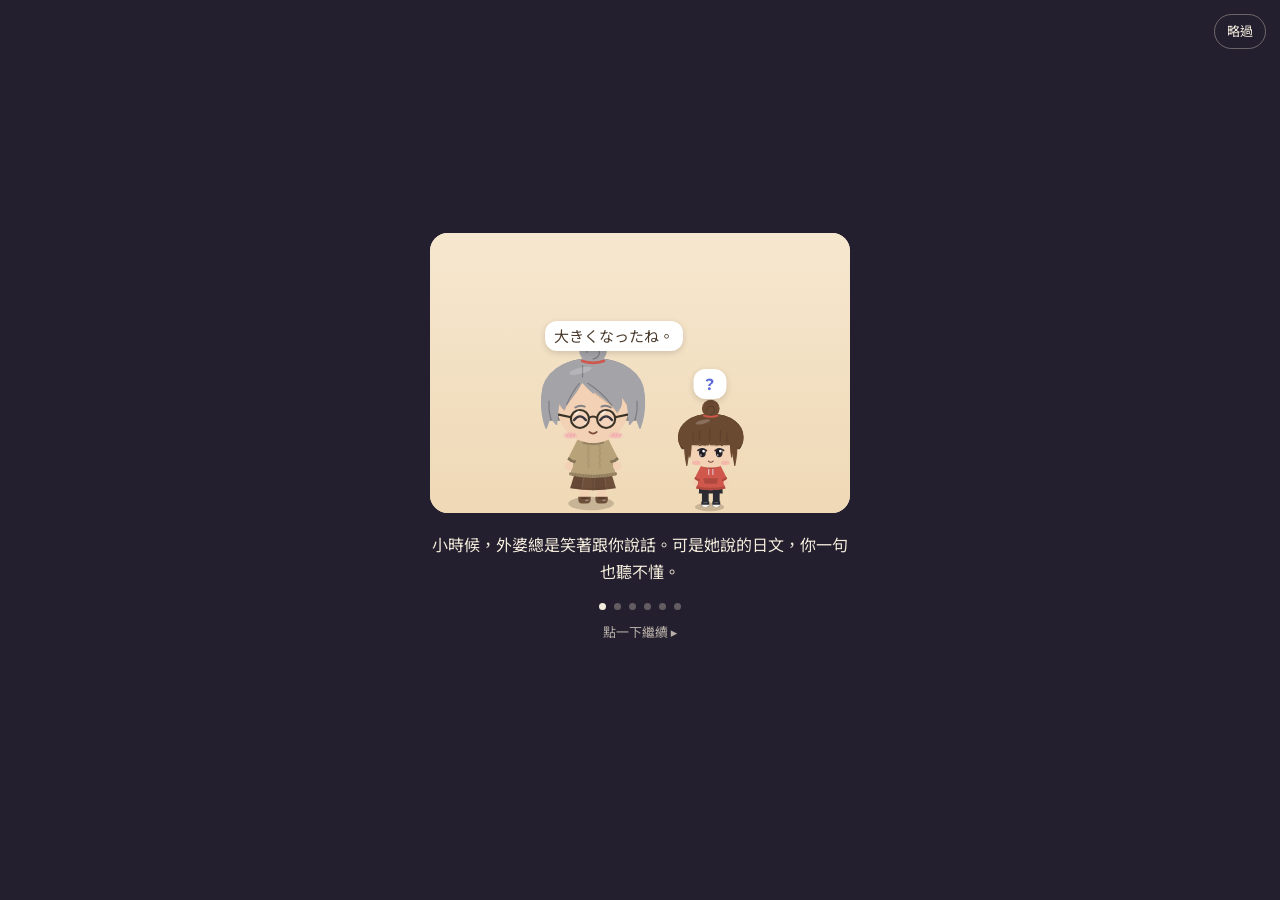
<file: index.html>
<!DOCTYPE html>
<html lang="zh-Hant" data-theme="dark">
<head>
<meta charset="UTF-8" />
<meta name="viewport" content="width=device-width, initial-scale=1, maximum-scale=1, user-scalable=no, viewport-fit=cover" />
<meta name="theme-color" content="#23253f" />
<link rel="manifest" href="./manifest.webmanifest" />
<link rel="apple-touch-icon" href="./icons/apple-touch-icon.png" />
<meta name="apple-mobile-web-app-capable" content="yes" />
<meta name="apple-mobile-web-app-status-bar-style" content="black-translucent" />
<meta name="apple-mobile-web-app-title" content="Nihongo" />
<script src="./vendor/supabase.js"></script>
<script src="./sync-core.js"></script>
<script src="./config.js"></script>
<script src="./js/30_report.js"></script>
<script src="./data.js?v=30"></script>
<script src="./data-n3.js?v=4"></script>
<script src="./events.js?v=99"></script>
<script src="./pics.js?v=15"></script>
<script src="./kana-strokes.js?v=1"></script>
<title>Nihongo Quest</title>
<link rel="preconnect" href="https://fonts.googleapis.com" />
<link rel="preconnect" href="https://fonts.gstatic.com" crossorigin />
<link href="https://fonts.googleapis.com/css2?family=Noto+Sans+JP:wght@400;500;700&family=Noto+Sans+TC:wght@400;500;700&display=swap" rel="stylesheet" />
<link rel="stylesheet" href="./css/app.css" />
</head>
<body>
<div class="app">
  <aside class="sidebar" aria-label="主選單">
    <div class="brand">
      <div class="brand-mark">日</div>
      <div><div class="brand-name">Nihongo Quest</div><div class="brand-sub">JLPT 學習計劃</div></div>
    </div>
    <nav class="nav" id="sideNav"></nav>
    <div class="sidebar-foot" id="sideFoot"></div>
  </aside>
  <div class="main">
    <header class="topbar">
      <div class="row"><button type="button" class="top-home" data-act="nav" data-route="#/today" aria-label="回書房">‹ 書房</button><span class="topbar-title" id="topTitle">書房</span></div>
      <span id="syncChip"></span>
    </header>
    <main id="view" class="content" tabindex="-1"></main>
  </div>
</div>
<div id="modalRoot"></div>
<div id="toast" class="toast" role="status" aria-live="polite"></div>
<!-- the app's code, in load order: each file shares the page's globals with the others (classic scripts, no build step) -->
<script src="./js/conj.js"></script>
<script src="./js/40_core.js"></script>
<script src="./js/45_text.js"></script>
<script src="./js/50_questions.js"></script>
<script src="./js/52_more_questions.js"></script>
<script src="./js/60_session.js"></script>
<script src="./js/70_app.js"></script>
<script src="./js/71_today.js"></script>
<script src="./js/71a_yard.js"></script>
<script src="./js/71b_places.js"></script>
<script src="./js/71c_town.js"></script>
<script src="./js/71d_wares.js"></script>
<script src="./js/71e_room.js"></script>
<script src="./js/71f_hero.js"></script>
<script src="./js/71g_shop.js"></script>
<script src="./js/71h_stages.js"></script>
<script src="./js/71i_chat.js"></script>
<script src="./js/71j_life.js"></script>
<script src="./js/71k_cruise.js"></script>
<script src="./js/71l_yen.js"></script>
<script src="./js/71m_eat.js"></script>
<script src="./js/71n_class.js"></script>
<script src="./js/71o_china.js"></script>
<script src="./js/71p_write.js"></script>
<script src="./js/71q_dori.js"></script>
<script src="./js/71r_work.js"></script>
<script src="./js/71s_jobs.js"></script>
<script src="./js/71t_passers.js"></script>
<script src="./js/71u_hall.js"></script>
<script src="./js/71v_rairai.js"></script>
<script src="./js/71w_eki.js"></script>
<script src="./js/71w_platform.js"></script>
<script src="./js/71w_bento.js"></script>
<script src="./js/71w_window.js"></script>
<script src="./js/71w_lost.js"></script>
<script src="./js/71w_taxi.js"></script>
<script src="./js/71w_ride.js"></script>
<script src="./js/71x_sushi.js"></script>
<script src="./js/71y_onsen.js"></script>
<script src="./js/71y_yudori.js"></script>
<script src="./js/71y_yubatake.js"></script>
<script src="./js/71y_ryokan.js"></script>
<script src="./js/71y_annai.js"></script>
<script src="./js/71y_nakai.js"></script>
<script src="./js/71y_miyage.js"></script>
<script src="./js/71y_front.js"></script>
<script src="./js/72_course.js"></script>
<script src="./js/73_vocab.js"></script>
<script src="./js/74_mistakes.js"></script>
<script src="./js/75_exam.js"></script>
<script src="./js/76_tools.js"></script>
<script src="./js/77_settings.js"></script>
<script src="./js/78_kanji.js"></script>
<script src="./js/79_stats.js"></script>
<script src="./js/80_tts.js"></script>
<script src="./js/81_ai.js"></script>
<script src="./js/82_sound.js"></script>
<script src="./js/83_safety.js"></script>
<script src="./js/84_store.js"></script>
<script src="./js/85_sync.js"></script>
<script src="./js/90_init.js"></script>
</body>
</html>
</file>
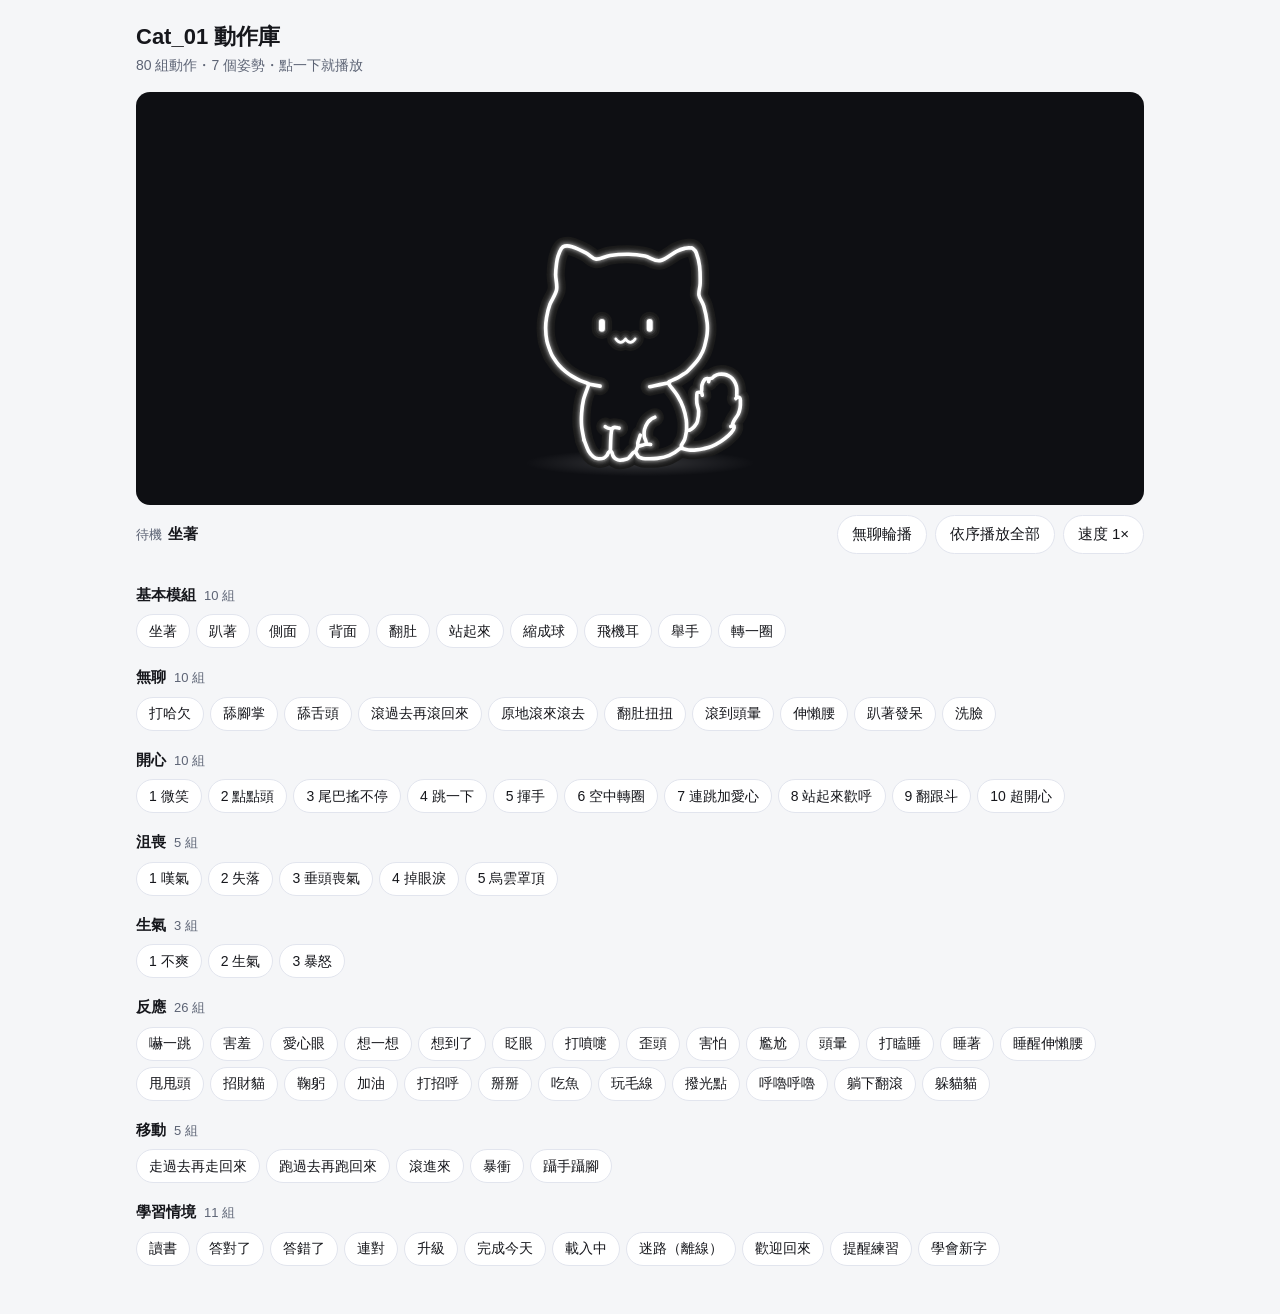
<file: design/cat_01/gallery.html>
<!doctype html>
<html lang="zh-Hant">
<head>
<meta charset="utf-8">
<meta name="viewport" content="width=device-width, initial-scale=1">
<title>Cat_01 動作庫</title>
<style>
:root {
  --bg: #f5f6f8; --card: #ffffff; --line: #e2e5ee; --text: #16171c; --muted: #5d6475;
  --accent: #4b57d1; --accent-soft: rgba(75, 87, 209, .1); --stage: #0e0f13;
}
@media (prefers-color-scheme: dark) {
  :root:not([data-theme="light"]) {
    --bg: #0e0f13; --card: #15161b; --line: #262833; --text: #eceef4; --muted: #9aa0b4;
    --accent: #8b9cff; --accent-soft: rgba(139, 156, 255, .14); color-scheme: dark;
  }
}
:root[data-theme="dark"] {
  --bg: #0e0f13; --card: #15161b; --line: #262833; --text: #eceef4; --muted: #9aa0b4;
  --accent: #8b9cff; --accent-soft: rgba(139, 156, 255, .14); color-scheme: dark;
}
* { box-sizing: border-box; }
body { margin: 0; background: var(--bg); color: var(--text); font: 15px/1.5 -apple-system, BlinkMacSystemFont, "Noto Sans TC", "PingFang TC", sans-serif; }
main { max-width: 1040px; margin: 0 auto; padding-block: 20px 48px;
  padding-left: max(16px, env(safe-area-inset-left, 0px)); padding-right: max(16px, env(safe-area-inset-right, 0px)); }
h1 { margin: 0; font-size: 22px; }
.sub { margin: 2px 0 16px; color: var(--muted); font-size: 14px; }
.stage-card { position: sticky; top: env(safe-area-inset-top, 0px); z-index: 2; background: var(--bg); padding-bottom: 12px; }
body::before { content: ""; position: fixed; inset: 0 0 auto; height: env(safe-area-inset-top, 0px); z-index: 10; background: var(--bg); }
.stage { display: block; width: 100%; height: auto; background: var(--stage); border-radius: 14px; }
.bar { display: flex; flex-wrap: wrap; gap: 8px; align-items: center; margin-top: 10px; }
.now { flex: 1 1 200px; min-width: 0; font-weight: 600; }
.now small { color: var(--muted); font-weight: 400; margin-right: 6px; }
button { font: inherit; color: var(--text); background: var(--card); border: 1px solid var(--line); border-radius: 999px;
  padding: 7px 14px; min-height: 36px; cursor: pointer; }
button:hover { border-color: var(--accent); }
button[aria-pressed="true"], button.on { background: var(--accent-soft); border-color: var(--accent); color: var(--accent); }
button:focus-visible { outline: 2px solid var(--accent); outline-offset: 2px; }
section { margin-top: 18px; }
section h2 { font-size: 15px; margin: 0 0 8px; display: flex; gap: 8px; align-items: baseline; }
section h2 span { color: var(--muted); font-weight: 400; font-size: 13px; }
.chips { display: flex; flex-wrap: wrap; gap: 6px; }
.chips button { padding: 5px 12px; min-height: 34px; font-size: 14px; }
@media (max-width: 560px) { h1 { font-size: 19px; } }
/* gallery.html#play=<id>: just the stage, looping one action (for record.py and embedding) */
body.solo main { max-width: none; padding-block: 0; padding-left: 0; padding-right: 0; }
body.solo main > :not(.stage-card), body.solo .bar { display: none; }
body.solo .stage { border-radius: 0; }
</style>
</head>
<body>
<main>
  <h1>Cat_01 動作庫</h1>
  <p class="sub" id="count"></p>
  <div class="stage-card">
    <svg class="stage" id="stage" viewBox="0 0 2000 820" role="img" aria-label="Cat_01 舞台"></svg>
    <div class="bar">
      <div class="now" id="now" aria-live="polite"></div>
      <button type="button" id="bored" aria-pressed="false">無聊輪播</button>
      <button type="button" id="all" aria-pressed="false">依序播放全部</button>
      <button type="button" id="speed">速度 1×</button>
    </div>
  </div>
  <div id="groups"></div>
</main>
<script src="cat_01-data.js"></script>
<script src="../neon_cat/player.js"></script>
<script src="../neon_cat/builder.js"></script>
<script src="actions.js"></script>
<script src="../neon_cat/gallery.js"></script>
<script>
NeonCatGallery({data: CAT01_DATA, actions: CAT01_ACTIONS, groups: CAT01_GROUPS,
  idle: {pose: 'sit', action: 'base.sit', label: '坐著'}, stage: {x: 1000, floor: 730, scale: 0.6}});
</script>
</body>
</html>
</file>
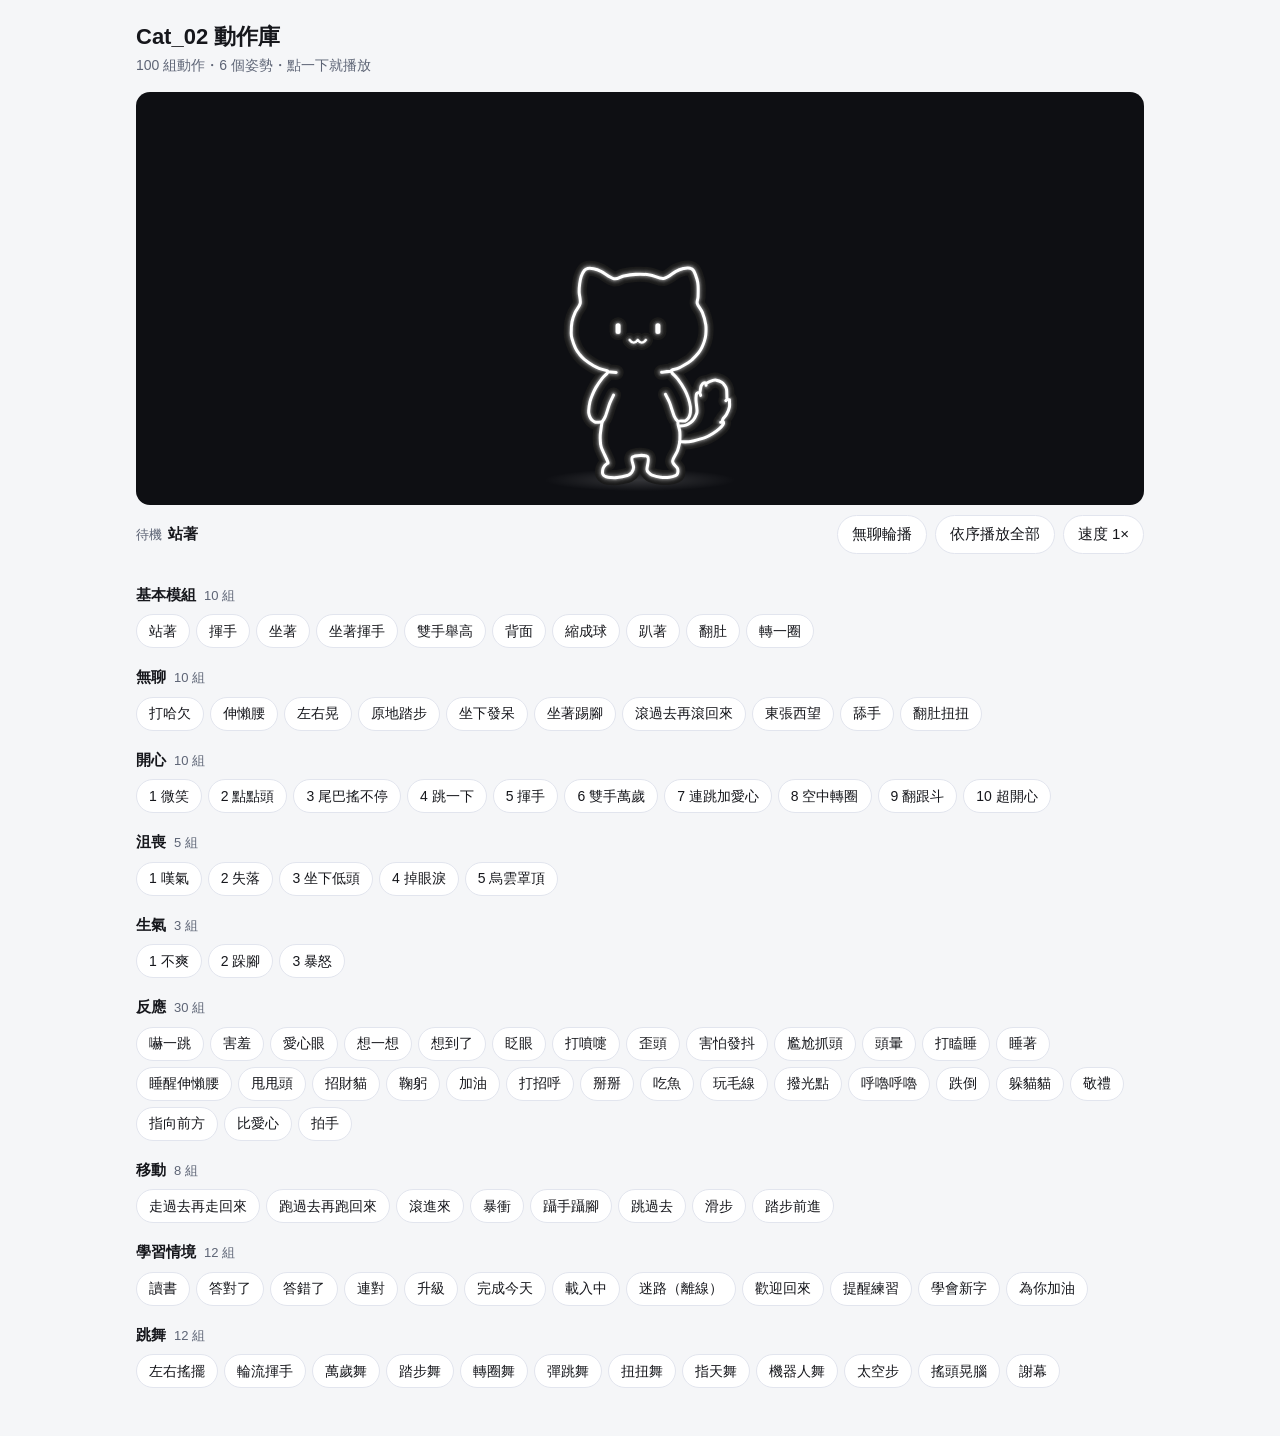
<file: design/cat_02/gallery.html>
<!doctype html>
<html lang="zh-Hant">
<head>
<meta charset="utf-8">
<meta name="viewport" content="width=device-width, initial-scale=1">
<title>Cat_02 動作庫</title>
<style>
:root {
  --bg: #f5f6f8; --card: #ffffff; --line: #e2e5ee; --text: #16171c; --muted: #5d6475;
  --accent: #4b57d1; --accent-soft: rgba(75, 87, 209, .1); --stage: #0e0f13;
}
@media (prefers-color-scheme: dark) {
  :root:not([data-theme="light"]) {
    --bg: #0e0f13; --card: #15161b; --line: #262833; --text: #eceef4; --muted: #9aa0b4;
    --accent: #8b9cff; --accent-soft: rgba(139, 156, 255, .14); color-scheme: dark;
  }
}
:root[data-theme="dark"] {
  --bg: #0e0f13; --card: #15161b; --line: #262833; --text: #eceef4; --muted: #9aa0b4;
  --accent: #8b9cff; --accent-soft: rgba(139, 156, 255, .14); color-scheme: dark;
}
* { box-sizing: border-box; }
body { margin: 0; background: var(--bg); color: var(--text); font: 15px/1.5 -apple-system, BlinkMacSystemFont, "Noto Sans TC", "PingFang TC", sans-serif; }
main { max-width: 1040px; margin: 0 auto; padding-block: 20px 48px;
  padding-left: max(16px, env(safe-area-inset-left, 0px)); padding-right: max(16px, env(safe-area-inset-right, 0px)); }
h1 { margin: 0; font-size: 22px; }
.sub { margin: 2px 0 16px; color: var(--muted); font-size: 14px; }
.stage-card { position: sticky; top: env(safe-area-inset-top, 0px); z-index: 2; background: var(--bg); padding-bottom: 12px; }
body::before { content: ""; position: fixed; inset: 0 0 auto; height: env(safe-area-inset-top, 0px); z-index: 10; background: var(--bg); }
.stage { display: block; width: 100%; height: auto; background: var(--stage); border-radius: 14px; }
.bar { display: flex; flex-wrap: wrap; gap: 8px; align-items: center; margin-top: 10px; }
.now { flex: 1 1 200px; min-width: 0; font-weight: 600; }
.now small { color: var(--muted); font-weight: 400; margin-right: 6px; }
button { font: inherit; color: var(--text); background: var(--card); border: 1px solid var(--line); border-radius: 999px;
  padding: 7px 14px; min-height: 36px; cursor: pointer; }
button:hover { border-color: var(--accent); }
button[aria-pressed="true"], button.on { background: var(--accent-soft); border-color: var(--accent); color: var(--accent); }
button:focus-visible { outline: 2px solid var(--accent); outline-offset: 2px; }
section { margin-top: 18px; }
section h2 { font-size: 15px; margin: 0 0 8px; display: flex; gap: 8px; align-items: baseline; }
section h2 span { color: var(--muted); font-weight: 400; font-size: 13px; }
.chips { display: flex; flex-wrap: wrap; gap: 6px; }
.chips button { padding: 5px 12px; min-height: 34px; font-size: 14px; }
@media (max-width: 560px) { h1 { font-size: 19px; } }
/* gallery.html#play=<id>: just the stage, looping one action (for record.py and embedding) */
body.solo main { max-width: none; padding-block: 0; padding-left: 0; padding-right: 0; }
body.solo main > :not(.stage-card), body.solo .bar { display: none; }
body.solo .stage { border-radius: 0; }
</style>
</head>
<body>
<main>
  <h1>Cat_02 動作庫</h1>
  <p class="sub" id="count"></p>
  <div class="stage-card">
    <svg class="stage" id="stage" viewBox="0 0 2000 820" role="img" aria-label="Cat_02 舞台"></svg>
    <div class="bar">
      <div class="now" id="now" aria-live="polite"></div>
      <button type="button" id="bored" aria-pressed="false">無聊輪播</button>
      <button type="button" id="all" aria-pressed="false">依序播放全部</button>
      <button type="button" id="speed">速度 1×</button>
    </div>
  </div>
  <div id="groups"></div>
</main>
<script src="cat_02-data.js"></script>
<script src="../neon_cat/player.js"></script>
<script src="../neon_cat/builder.js"></script>
<script src="actions.js"></script>
<script src="../neon_cat/gallery.js"></script>
<script>
NeonCatGallery({data: CAT02_DATA, actions: CAT02_ACTIONS, groups: CAT02_GROUPS,
  idle: {pose: 'stand', action: 'base.stand', label: '站著'}, stage: {x: 1000, floor: 765, scale: 0.5}});
</script>
</body>
</html>
</file>
